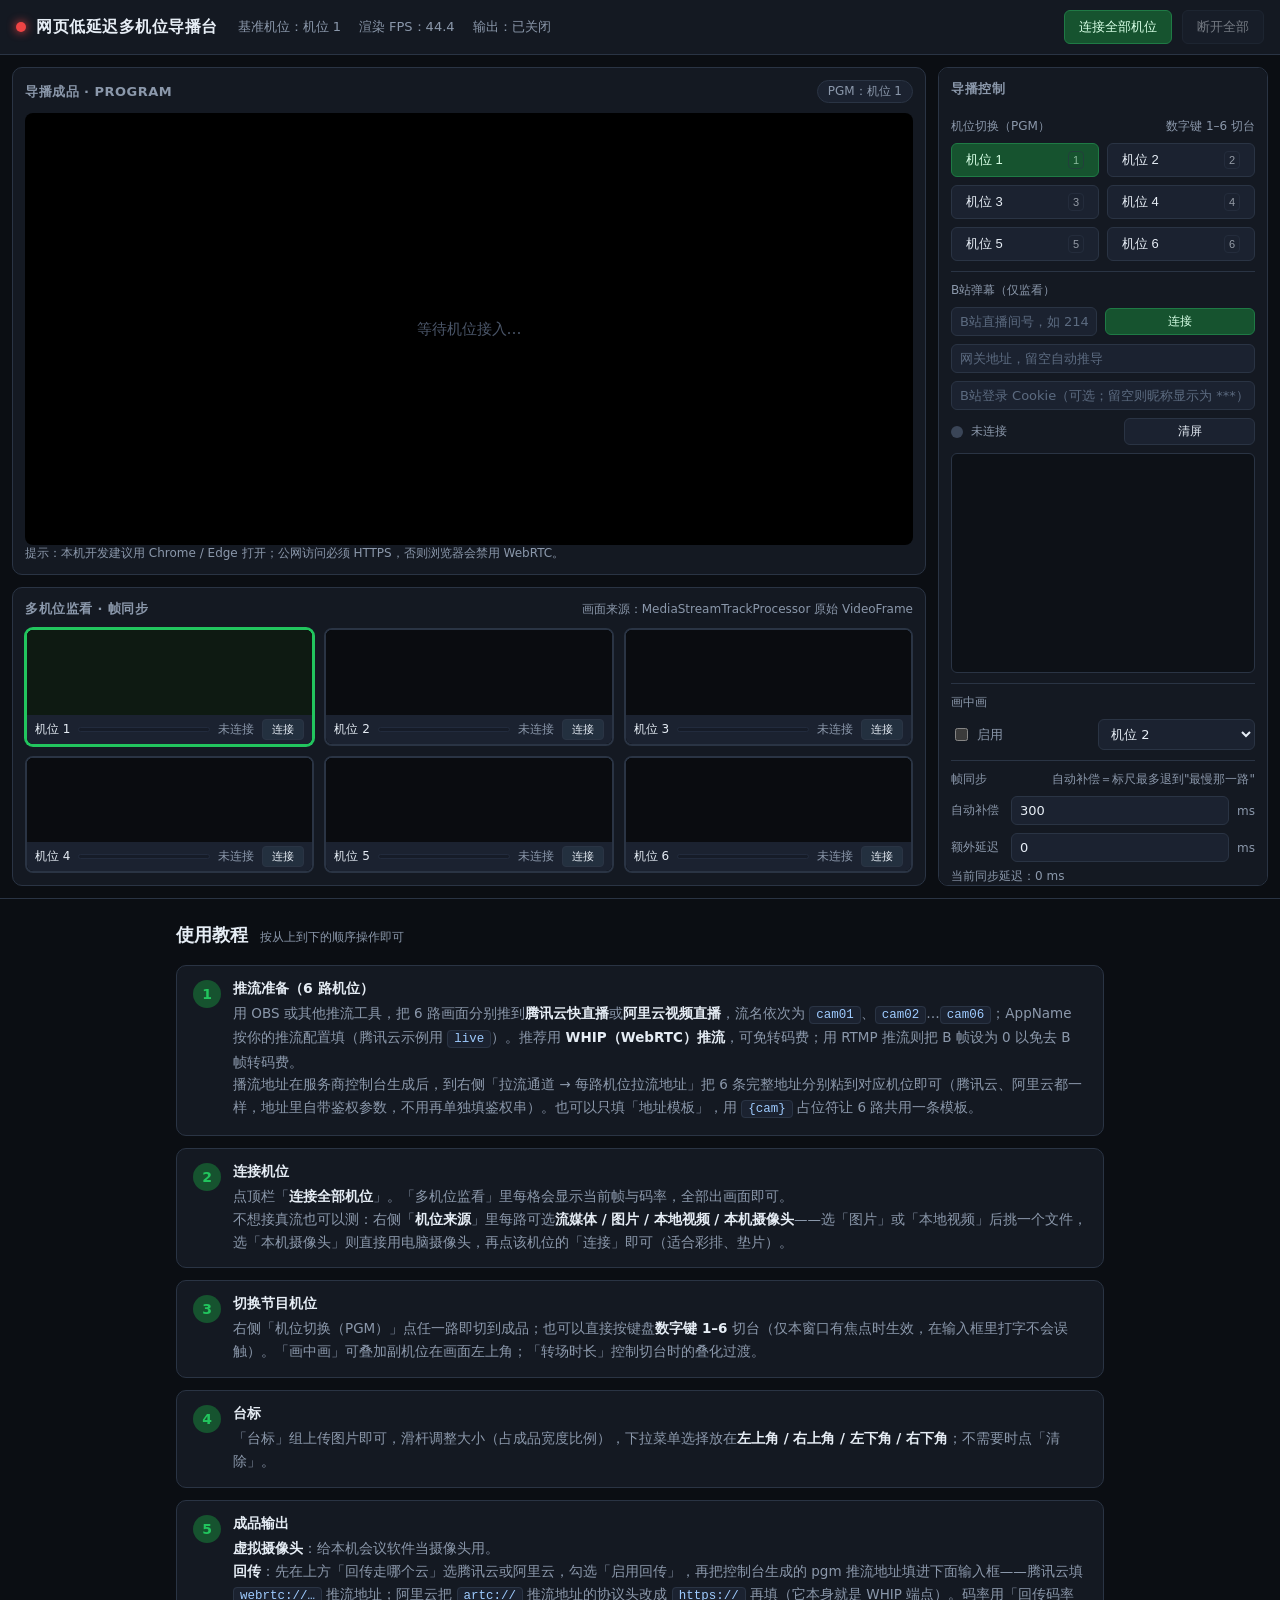
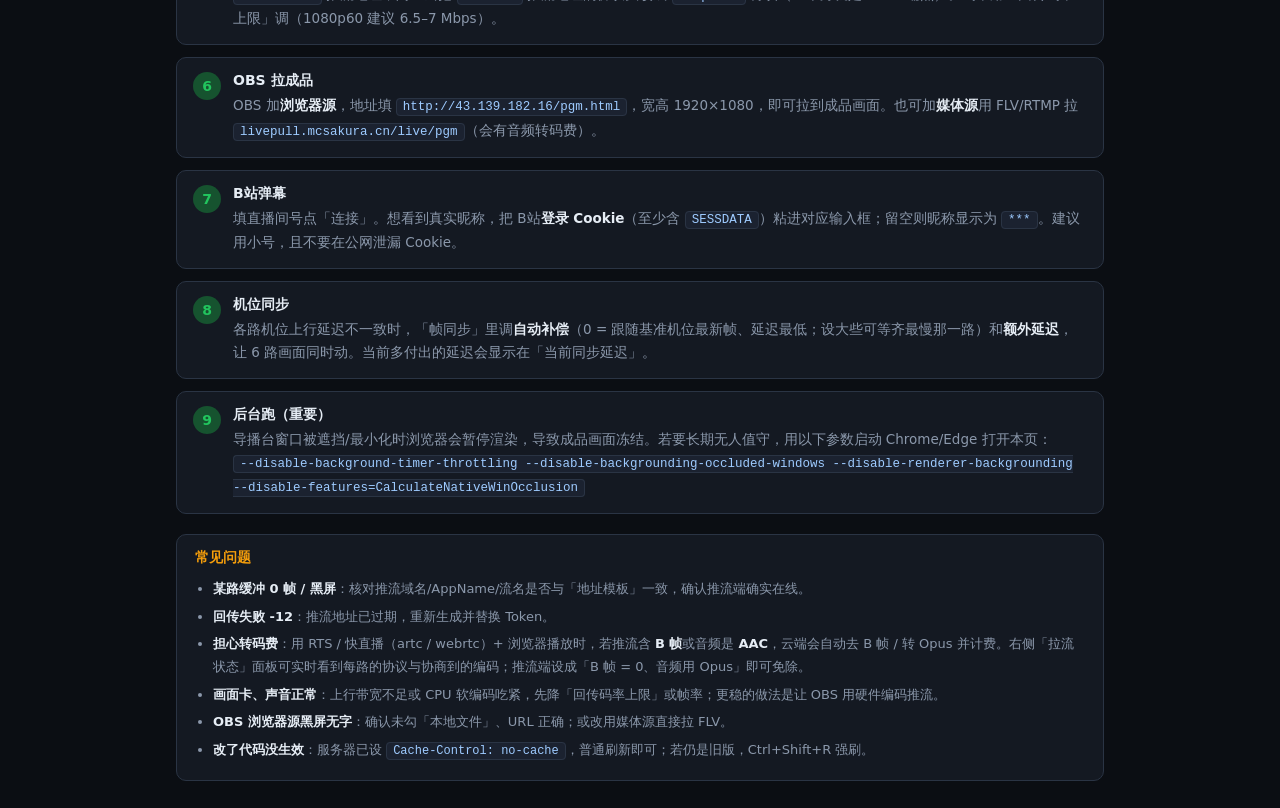
<file: index.html>
<!DOCTYPE html>
<html lang="zh-CN">
<head>
  <meta charset="UTF-8" />
  <meta name="viewport" content="width=device-width, initial-scale=1" />
  <title>网页低延迟多机位导播台</title>
  <link rel="stylesheet" href="css/style.css" />
</head>
<body>
  <header class="topbar">
    <div class="brand">
      <span class="dot"></span>
      <h1>网页低延迟多机位导播台</h1>
    </div>
    <div class="topbar-status">
      <span class="stat" id="statRef">基准机位：-</span>
      <span class="stat" id="statFps">渲染 FPS：-</span>
      <span class="stat" id="statOutput">输出：已关闭</span>
    </div>
    <div class="topbar-actions">
      <button id="btnConnect" class="btn primary">连接全部机位</button>
      <button id="btnDisconnect" class="btn" disabled>断开全部</button>
    </div>
  </header>

  <main class="layout">
    <!-- 导播成品输出画布 -->
    <section class="panel program-panel">
      <div class="panel-head">
        <h2>导播成品 · PROGRAM</h2>
        <span class="badge" id="programBadge">未连接</span>
      </div>
      <div class="canvas-wrap">
        <canvas id="outputCanvas" width="1280" height="720"></canvas>
        <div class="canvas-placeholder" id="outputPlaceholder">等待机位接入…</div>
      </div>
      <div class="mini" id="outputHint"></div>
    </section>

    <!-- 多机位监看 -->
    <section class="panel multiview-panel">
      <div class="panel-head">
        <h2>多机位监看 · 帧同步</h2>
        <span class="mini">画面来源：MediaStreamTrackProcessor 原始 VideoFrame</span>
      </div>
      <div class="multiview-grid" id="multiviewGrid"></div>
    </section>

    <!-- 导播控制面板 -->
    <aside class="panel control-panel">
      <div class="panel-head"><h2>导播控制</h2></div>

      <div class="control-group">
        <label class="group-title">机位切换（PGM） <span class="mini">数字键 1–6 切台</span></label>
        <div class="btn-grid" id="pgmButtons"></div>
      </div>

      <div class="control-group">
        <label class="group-title">B站弹幕（仅监看）</label>
        <div class="row">
          <input type="text" id="dmRoomInput" placeholder="B站直播间号，如 21452505" />
          <button id="btnDmToggle" class="btn small primary">连接</button>
        </div>
        <input type="text" id="dmGatewayInput" placeholder="网关地址，留空自动推导"
               style="margin-top: 8px;" />
        <input type="text" id="dmCookieInput"
               placeholder="B站登录 Cookie（可选；留空则昵称显示为 ***）"
               style="margin-top: 8px;" />
        <div class="row" style="margin-top: 8px;">
          <span class="status-light" id="dmLight"></span>
          <span class="mini dm-status-text" id="dmStatus">未连接</span>
          <button id="btnDmClear" class="btn small">清屏</button>
        </div>
        <div class="danmaku-list" id="dmList"></div>
      </div>

      <div class="control-group">
        <label class="group-title">画中画</label>
        <div class="row">
          <label class="switch"><input type="checkbox" id="pipEnabled" /><span>启用</span></label>
          <select id="pipSelect"></select>
        </div>
      </div>

      <div class="control-group">
        <label class="group-title">帧同步 <span class="mini marquee" id="syncHintInline">自动补偿＝标尺最多退到"最慢那一路"</span></label>
        <div class="row" style="margin-top: 8px;">
          <span class="mini" style="flex: 0 0 52px;">自动补偿</span>
          <input type="number" id="syncMaxDelayInput" min="0" max="5000" step="50" />
          <span class="mini">ms</span>
        </div>
        <div class="row" style="margin-top: 8px;">
          <span class="mini" style="flex: 0 0 52px;">额外延迟</span>
          <input type="number" id="syncExtraDelayInput" min="0" max="5000" step="10" />
          <span class="mini">ms</span>
        </div>
        <div class="mini" id="syncDelayInfo" style="margin-top: 6px;">当前同步延迟：0 ms</div>
        <div class="mini" style="margin-top: 6px;">
          自动补偿 0＝关闭（跟随基准机位最新帧，延迟最低）
        </div>
      </div>

      <div class="control-group">
        <label class="group-title">转场时长 <span id="transVal" class="mini">300 ms</span></label>
        <input type="range" id="transRange" min="0" max="1200" step="50" value="300" />
      </div>

      <div class="control-group">
        <label class="group-title">台标 <span id="logoSizeVal" class="mini">12.0% · 230px</span></label>
        <div class="row">
          <input type="file" id="logoInput" accept="image/*" />
          <button id="btnClearLogo" class="btn small">清除</button>
        </div>
        <input type="range" id="logoSizeRange" min="2" max="40" step="1" value="12" style="margin-top: 6px;" />
        <label class="group-title" style="margin-top: 8px;">台标位置</label>
        <select id="logoPosSelect">
          <option value="top-left">左上角</option>
          <option value="top-right">右上角</option>
          <option value="bottom-left">左下角</option>
          <option value="bottom-right">右下角</option>
        </select>
      </div>

      <div class="control-group">
        <label class="group-title">音频混音</label>
        <div id="audioList" class="audio-list"></div>
        <div class="row">
          <span class="mini">主音量</span>
          <input type="range" id="masterVol" min="0" max="100" value="100" />
        </div>
        <label class="switch"><input type="checkbox" id="monitorChk" /><span>本机监听（注意回声）</span></label>
      </div>

      <div class="control-group">
        <label class="group-title">成品输出</label>
        <div class="row">
          <select id="outputSelect">
            <option value="off">关闭输出</option>
            <option value="virtualcam">虚拟摄像头</option>
          </select>
          <span class="status-light" id="outputLight" title="输出状态"></span>
        </div>
        <div class="mini" id="outputInfo">未启用</div>
        <label class="group-title" style="margin-top: 10px;">成品回传（WHIP 推流）</label>
        <div class="row">
          <label class="switch"><input type="checkbox" id="pushEnabled" /><span>启用回传</span></label>
          <span class="status-light" id="pushLight" title="回传状态"></span>
        </div>
        <label class="group-title" style="margin-top: 6px;">回传走哪个云</label>
        <select id="pushCloudSelect"></select>
        <div id="pushTokenWrap" style="margin-top: 8px;">
          <input type="text" id="pushTokenInput" placeholder="WebRTC 推流地址（含 txTime）" />
        </div>
        <div class="mini" id="pushCloudHint" style="margin-top: 4px;"></div>
        <label class="group-title" style="margin-top: 8px;">回传码率上限 <span class="mini">Mbps</span></label>
        <input type="number" id="pushBitrateInput" min="0.5" max="30" step="0.5" placeholder="如 7" />
        <div class="mini" id="pushInfo">未启用</div>
      </div>

      <div class="control-group">
        <label class="group-title">拉流通道（云 / 自建）</label>
        <select id="cloudSelect"></select>
        <label class="group-title" style="margin-top: 8px;">每路机位拉流地址 <span class="mini">腾讯云 / 阿里云都直接粘完整地址</span></label>
        <div class="cam-urls" id="camUrls"></div>
        <label class="group-title" style="margin-top: 8px;">地址模板 <span class="mini marquee" id="templateHintInline">兜底：上面留空的机位用它，{cam} 代表机位 ID</span></label>
        <input type="text" id="cloudTemplateInput" placeholder="webrtc://livepull.example.com/live/{cam}" />
        <div class="row" style="margin-top: 8px;">
          <button id="btnSaveCloud" class="btn small primary">保存并重连</button>
          <button id="btnResetCloud" class="btn small">恢复默认</button>
        </div>
        <div class="mini" id="cloudHint" style="margin-top: 6px;"></div>
      </div>

      <div class="control-group">
        <label class="group-title">机位来源 <span class="mini marquee" id="sourceHintInline">每路可选 流媒体 / 图片 / 本地视频 / 本机摄像头</span></label>
        <div id="sourceList" class="source-list"></div>
        <div class="mini" style="margin-top: 6px;">改完来源后，点「多机位监看」里该机位的「连接」生效。本机素材（图片 / 视频）不保存在浏览器，刷新后需重新选；本机摄像头需 HTTPS 或 localhost。</div>
      </div>

      <div class="control-group">
        <label class="group-title">拉流状态 <span class="mini marquee" id="probeHintInline">实时显示每路的协议与编码，请严格按照教程和ppt设置，避免产生多余的转码费用</span></label>
        <div id="probeList" class="probe-list"></div>
        <div class="mini" style="margin-top: 6px;">转码费取决于<strong>推流端</strong>编码：用 RTS / 快直播（artc / webrtc）且用浏览器播放时，若推流含 <strong>B 帧</strong>或音频为 <strong>AAC</strong>，云端会自动去 B 帧 / 转 Opus 并计费。推流端设成「B 帧 = 0、音频 Opus」即可免除。</div>
      </div>

      <div class="control-group">
        <label class="group-title">自建服务器地址（{base} 取值） <span class="mini">仅自建 ZLMediaKit 模板用</span></label>
        <input type="text" id="serverInput" placeholder="留空=与页面同源，或填 http://域名:8080" />
        <div class="row" style="margin-top: 8px;">
          <button id="btnSaveServer" class="btn small primary">保存并重连</button>
          <button id="btnResetServer" class="btn small">恢复默认</button>
        </div>
        <div class="mini" id="serverHint" style="margin-top: 6px;"></div>
      </div>

      <div class="control-group">
        <label class="group-title">运行日志</label>
        <div class="log-box" id="logBox"></div>
      </div>
    </aside>
  </main>

  <!-- 使用教程（纯静态，不依赖脚本） -->
  <footer class="tutorial">
    <div class="tutorial-inner">
      <div class="tutorial-head">
        <h2>使用教程</h2>
        <span class="mini">按从上到下的顺序操作即可</span>
      </div>

      <div class="tutorial-steps">

        <div class="step">
          <div class="step-num">1</div>
          <div class="step-body">
            <div class="step-title">推流准备（6 路机位）</div>
            <p>用 OBS 或其他推流工具，把 6 路画面分别推到<strong>腾讯云快直播</strong>或<strong>阿里云视频直播</strong>，流名依次为 <code>cam01</code>、<code>cam02</code>…<code>cam06</code>；AppName 按你的推流配置填（腾讯云示例用 <code>live</code>）。推荐用 <strong>WHIP（WebRTC）推流</strong>，可免转码费；用 RTMP 推流则把 B 帧设为 0 以免去 B 帧转码费。</p>
            <p class="mini">播流地址在服务商控制台生成后，到右侧「拉流通道 → 每路机位拉流地址」把 6 条完整地址分别粘到对应机位即可（腾讯云、阿里云都一样，地址里自带鉴权参数，不用再单独填鉴权串）。也可以只填「地址模板」，用 <code>{cam}</code> 占位符让 6 路共用一条模板。</p>
          </div>
        </div>

        <div class="step">
          <div class="step-num">2</div>
          <div class="step-body">
            <div class="step-title">连接机位</div>
            <p>点顶栏「<strong>连接全部机位</strong>」。「多机位监看」里每格会显示当前帧与码率，全部出画面即可。</p>
            <p class="mini">不想接真流也可以测：右侧「<strong>机位来源</strong>」里每路可选<strong>流媒体 / 图片 / 本地视频 / 本机摄像头</strong>——选「图片」或「本地视频」后挑一个文件，选「本机摄像头」则直接用电脑摄像头，再点该机位的「连接」即可（适合彩排、垫片）。</p>
          </div>
        </div>

        <div class="step">
          <div class="step-num">3</div>
          <div class="step-body">
            <div class="step-title">切换节目机位</div>
            <p>右侧「机位切换（PGM）」点任一路即切到成品；也可以直接按键盘<strong>数字键 1–6</strong> 切台（仅本窗口有焦点时生效，在输入框里打字不会误触）。「画中画」可叠加副机位在画面左上角；「转场时长」控制切台时的叠化过渡。</p>
          </div>
        </div>

        <div class="step">
          <div class="step-num">4</div>
          <div class="step-body">
            <div class="step-title">台标</div>
            <p>「台标」组上传图片即可，滑杆调整大小（占成品宽度比例），下拉菜单选择放在<strong>左上角 / 右上角 / 左下角 / 右下角</strong>；不需要时点「清除」。</p>
          </div>
        </div>

        <div class="step">
          <div class="step-num">5</div>
          <div class="step-body">
            <div class="step-title">成品输出</div>
            <p><strong>虚拟摄像头</strong>：给本机会议软件当摄像头用。<br/>
            <strong>回传</strong>：先在上方「回传走哪个云」选腾讯云或阿里云，勾选「启用回传」，再把控制台生成的 pgm 推流地址填进下面输入框——腾讯云填 <code>webrtc://…</code> 推流地址；阿里云把 <code>artc://</code> 推流地址的协议头改成 <code>https://</code> 再填（它本身就是 WHIP 端点）。码率用「回传码率上限」调（1080p60 建议 6.5–7 Mbps）。</p>
          </div>
        </div>

        <div class="step">
          <div class="step-num">6</div>
          <div class="step-body">
            <div class="step-title">OBS 拉成品</div>
            <p>OBS 加<strong>浏览器源</strong>，地址填 <code>http://43.139.182.16/pgm.html</code>，宽高 1920×1080，即可拉到成品画面。也可加<strong>媒体源</strong>用 FLV/RTMP 拉 <code>livepull.mcsakura.cn/live/pgm</code>（会有音频转码费）。</p>
          </div>
        </div>

        <div class="step">
          <div class="step-num">7</div>
          <div class="step-body">
            <div class="step-title">B站弹幕</div>
            <p>填直播间号点「连接」。想看到真实昵称，把 B站<strong>登录 Cookie</strong>（至少含 <code>SESSDATA</code>）粘进对应输入框；留空则昵称显示为 <code>***</code>。建议用小号，且不要在公网泄漏 Cookie。</p>
          </div>
        </div>

        <div class="step">
          <div class="step-num">8</div>
          <div class="step-body">
            <div class="step-title">机位同步</div>
            <p>各路机位上行延迟不一致时，「帧同步」里调<strong>自动补偿</strong>（0 = 跟随基准机位最新帧、延迟最低；设大些可等齐最慢那一路）和<strong>额外延迟</strong>，让 6 路画面同时动。当前多付出的延迟会显示在「当前同步延迟」。</p>
          </div>
        </div>

        <div class="step">
          <div class="step-num">9</div>
          <div class="step-body">
            <div class="step-title">后台跑（重要）</div>
            <p>导播台窗口被遮挡/最小化时浏览器会暂停渲染，导致成品画面冻结。若要长期无人值守，用以下参数启动 Chrome/Edge 打开本页：<br/>
            <code>--disable-background-timer-throttling --disable-backgrounding-occluded-windows --disable-renderer-backgrounding --disable-features=CalculateNativeWinOcclusion</code></p>
          </div>
        </div>

      </div>

      <div class="tutorial-tips">
        <div class="tip-title">常见问题</div>
        <ul>
          <li><strong>某路缓冲 0 帧 / 黑屏</strong>：核对推流域名/AppName/流名是否与「地址模板」一致，确认推流端确实在线。</li>
          <li><strong>回传失败 -12</strong>：推流地址已过期，重新生成并替换 Token。</li>
          <li><strong>担心转码费</strong>：用 RTS / 快直播（artc / webrtc）+ 浏览器播放时，若推流含 <strong>B 帧</strong>或音频是 <strong>AAC</strong>，云端会自动去 B 帧 / 转 Opus 并计费。右侧「拉流状态」面板可实时看到每路的协议与协商到的编码；推流端设成「B 帧 = 0、音频用 Opus」即可免除。</li>
          <li><strong>画面卡、声音正常</strong>：上行带宽不足或 CPU 软编码吃紧，先降「回传码率上限」或帧率；更稳的做法是让 OBS 用硬件编码推流。</li>
          <li><strong>OBS 浏览器源黑屏无字</strong>：确认未勾「本地文件」、URL 正确；或改用媒体源直接拉 FLV。</li>
          <li><strong>改了代码没生效</strong>：服务器已设 <code>Cache-Control: no-cache</code>，普通刷新即可；若仍是旧版，Ctrl+Shift+R 强刷。</li>
        </ul>
      </div>
    </div>
  </footer>

  <script src="js/config.js"></script>
  <script src="js/whep.js"></script>
  <script src="js/providers.js"></script>
  <script src="js/frameBuffer.js"></script>
  <script src="js/camera.js"></script>
  <script src="js/syncEngine.js"></script>
  <script src="js/compositor.js"></script>
  <script src="js/audioMixer.js"></script>
  <script src="js/outputManager.js"></script>
  <script src="js/danmaku.js"></script>
  <script src="js/app.js"></script>
</body>
</html>
</file>
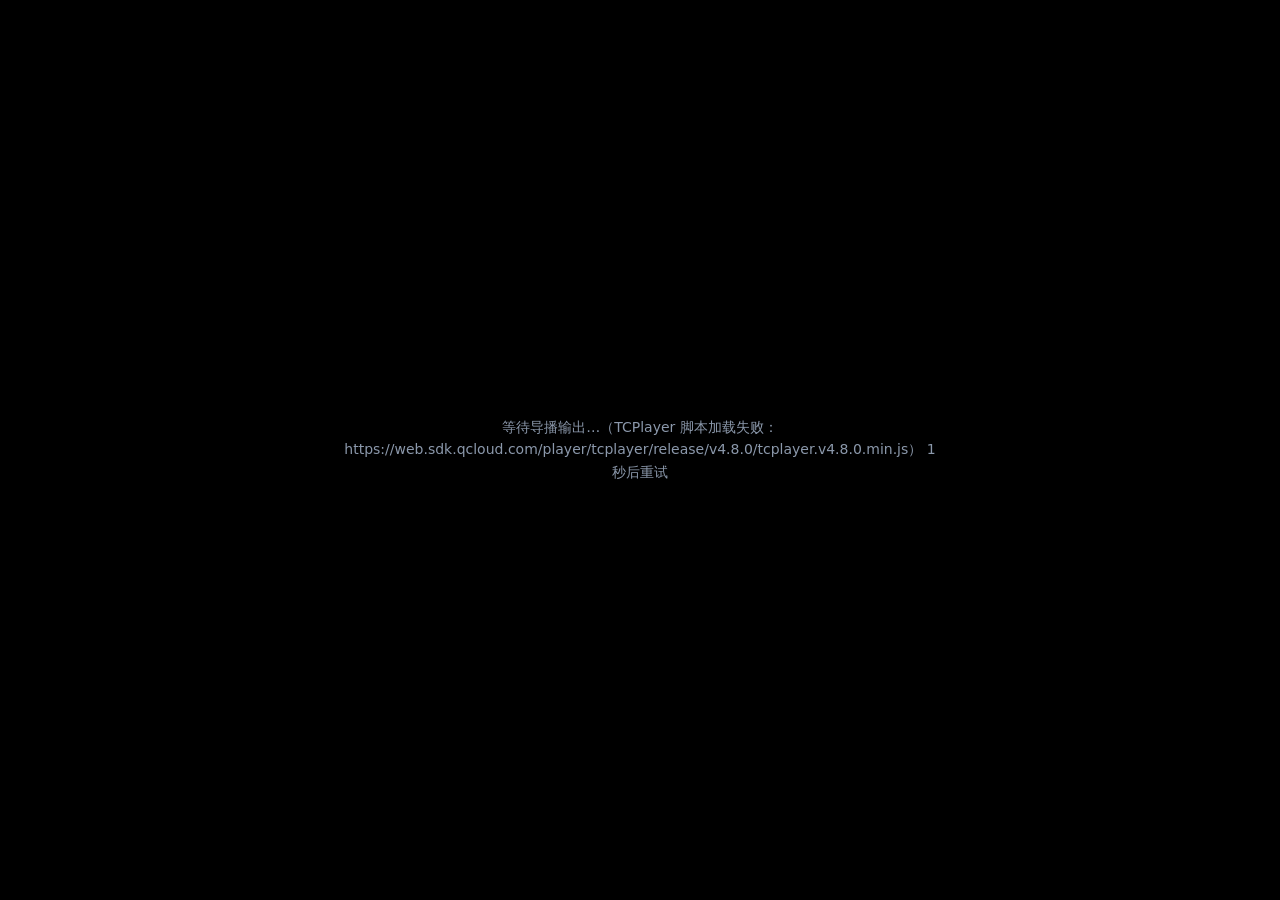
<file: pgm.html>
<!DOCTYPE html>
<html lang="zh-CN">
<head>
  <meta charset="UTF-8" />
  <meta name="viewport" content="width=device-width, initial-scale=1" />
  <title>PGM 成品画面</title>
  <style>
    html, body {
      margin: 0; padding: 0;
      height: 100%;
      background: #000;
      overflow: hidden;
    }
    #pgmVideo {
      position: absolute;
      inset: 0;
      width: 100%;
      height: 100%;
      object-fit: contain;   /* 保持比例，不裁切不变形 */
      background: #000;
    }
    #pgmStatus {
      position: absolute;
      left: 50%; top: 50%;
      transform: translate(-50%, -50%);
      max-width: 80%;
      padding: 12px 20px;
      border-radius: 8px;
      background: rgba(0, 0, 0, .6);
      color: #8b98ab;
      font: 14px/1.6 "Microsoft YaHei", system-ui, sans-serif;
      text-align: center;
    }
    #pgmPlay {
      position: absolute;
      left: 50%; bottom: 8%;
      transform: translateX(-50%);
      display: none;
      padding: 12px 26px;
      border: 0; border-radius: 999px;
      background: rgba(22, 83, 47, .92);
      color: #d7ffe6;
      font: 16px/1 "Microsoft YaHei", system-ui, sans-serif;
      cursor: pointer;
      z-index: 10;
    }
    #pgmPlay:hover { background: rgba(31, 122, 69, .95); }
  </style>
</head>
<body>
  <video id="pgmVideo" autoplay playsinline></video>
  <div id="pgmStatus">正在连接…</div>
  <button id="pgmPlay">▶ 播放</button>

  <script src="js/config.js"></script>
  <script src="js/whep.js"></script>
  <script src="js/providers.js"></script>
  <script src="js/pgm.js"></script>
</body>
</html>
</file>
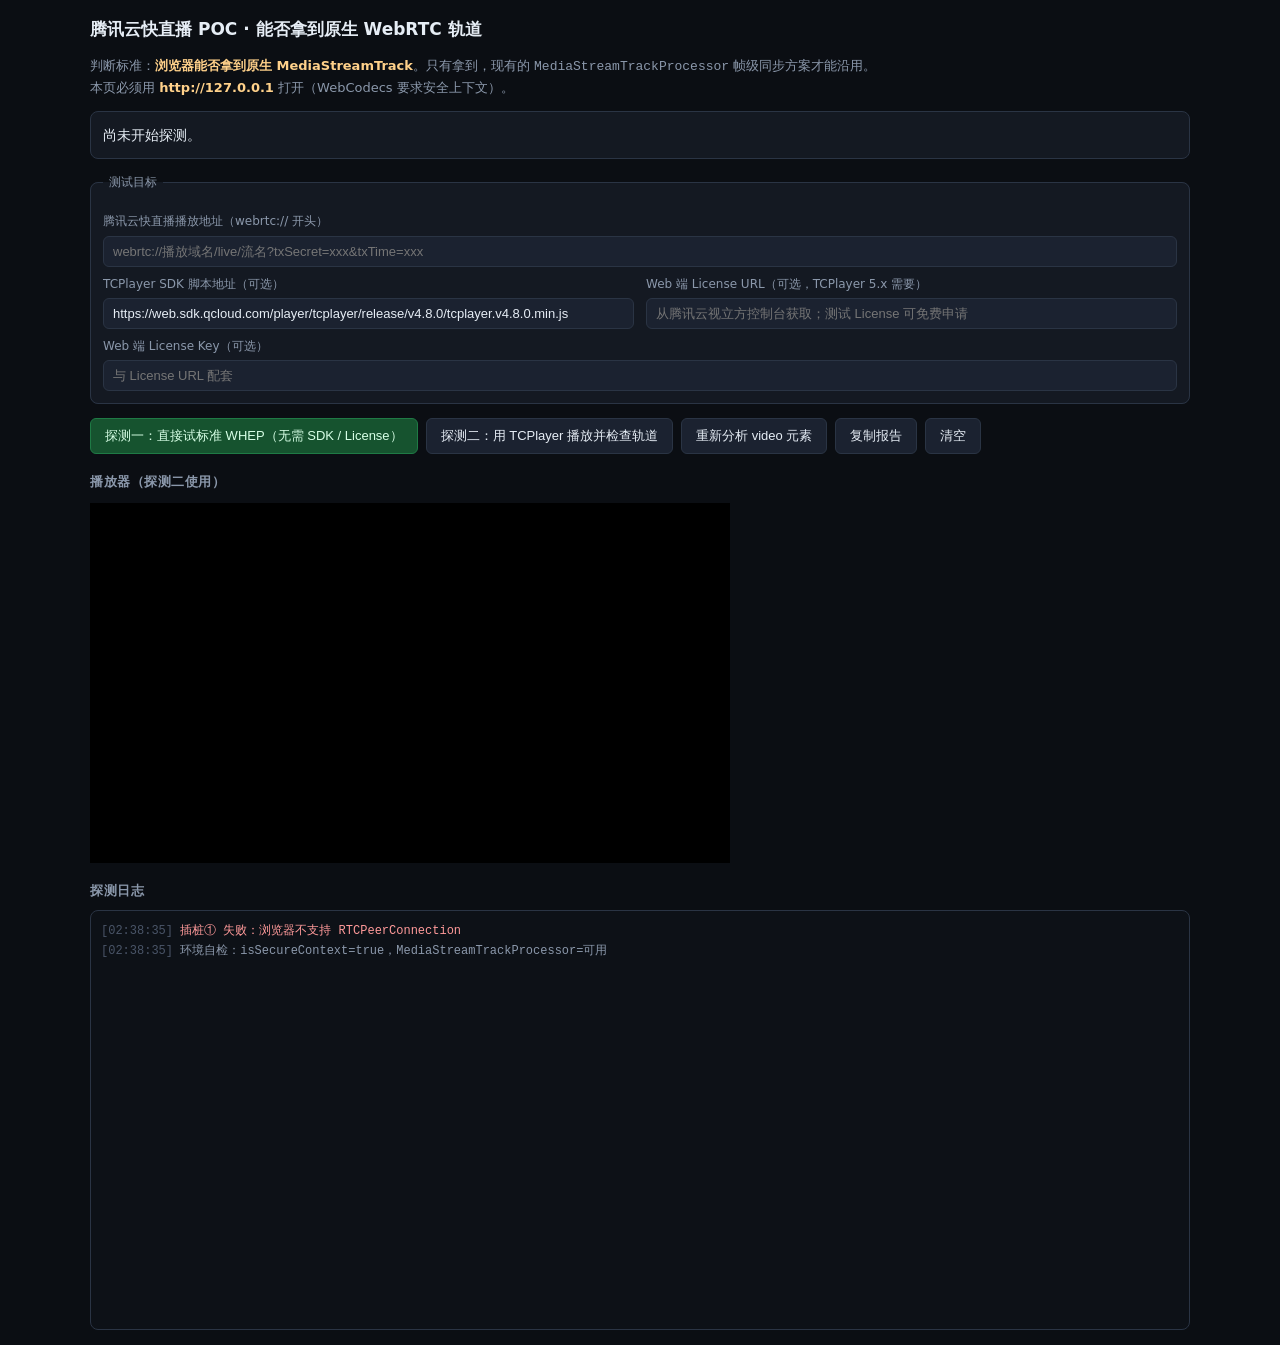
<file: poc/tencent-leb-probe.html>
<!DOCTYPE html>
<html lang="zh-CN">
<head>
  <meta charset="UTF-8" />
  <meta name="viewport" content="width=device-width, initial-scale=1" />
  <title>腾讯云快直播 POC · 能否拿到原生 WebRTC 轨道</title>
  <!--
    用途：实测腾讯云快直播（LEB）的 Web 播放链路，
          判断能否在浏览器里拿到原生 MediaStreamTrack（决定帧级同步方案能否沿用）。

    【必须用 127.0.0.1 打开本页】
      WebCodecs（MediaStreamTrackProcessor）要求「安全上下文」。
      http://127.0.0.1 与 https 才算安全上下文，http://192.168.x.x 不算，
      否则无法验证"能否逐帧读取 VideoFrame 与其 PTS"。

    启动方式：
      cd e:\Traecode\web-director-console
      python -m http.server 5600 --bind 127.0.0.1
      浏览器打开 http://127.0.0.1:5600/poc/tencent-leb-probe.html
  -->
  <style>
    :root { color-scheme: dark; }
    * { box-sizing: border-box; }
    body {
      margin: 0; padding: 16px; background: #0b0e13; color: #e6edf5;
      font: 14px/1.6 "Microsoft YaHei", system-ui, sans-serif;
    }
    h1 { font-size: 17px; margin: 0 0 4px; }
    h2 { font-size: 13px; color: #8b98ab; margin: 18px 0 8px; letter-spacing: .5px; }
    .wrap { max-width: 1100px; margin: 0 auto; }
    .note { color: #8b98ab; font-size: 13px; margin-bottom: 12px; }
    .note b { color: #ffd18a; }
    fieldset {
      border: 1px solid #2a3444; border-radius: 8px;
      padding: 12px; margin: 0 0 14px; background: #141922;
    }
    legend { color: #8b98ab; font-size: 12px; padding: 0 6px; }
    label { display: block; font-size: 12px; color: #8b98ab; margin: 8px 0 4px; }
    input[type="text"] {
      width: 100%; background: #1b2230; color: #e6edf5;
      border: 1px solid #2a3444; border-radius: 6px; padding: 7px 9px; font-size: 13px;
    }
    .grid { display: grid; grid-template-columns: 1fr 1fr; gap: 12px; }
    .btns { display: flex; gap: 8px; flex-wrap: wrap; margin-top: 12px; }
    button {
      background: #1b2230; color: #e6edf5; border: 1px solid #2a3444;
      border-radius: 6px; padding: 8px 14px; font-size: 13px; cursor: pointer;
    }
    button:hover { background: #222b3a; border-color: #3c4c63; }
    button.primary { background: #16532f; border-color: #1f7a45; color: #d7ffe6; }
    button:disabled { opacity: .45; cursor: not-allowed; }
    #verdict { border-radius: 8px; padding: 12px; margin-bottom: 14px; font-size: 14px; border: 1px solid #2a3444; background: #141922; }
    #verdict.ok { border-color: #1f7a45; background: #10241a; }
    #verdict.warn { border-color: #7a5c1f; background: #241f10; }
    #verdict.err { border-color: #7f2b2b; background: #241010; }
    #log {
      background: #0d1117; border: 1px solid #2a3444; border-radius: 8px;
      padding: 10px; height: 420px; overflow-y: auto;
      font: 12px/1.7 Consolas, "Courier New", monospace; color: #8b98ab;
      white-space: pre-wrap; word-break: break-all;
    }
    #log .t { color: #4a5568; }
    #log .pc { color: #8ff0b0; }
    #log .ws { color: #9ecbff; }
    #log .http { color: #d3b0ff; }
    #log .ok { color: #8ff0b0; font-weight: 600; }
    #log .warn { color: #ffd18a; }
    #log .err { color: #ff9a9a; }
    #player { width: 100%; max-width: 640px; aspect-ratio: 16/9; background: #000; margin-top: 10px; }
  </style>
</head>
<body>
<div class="wrap">
  <h1>腾讯云快直播 POC · 能否拿到原生 WebRTC 轨道</h1>
  <p class="note">
    判断标准：<b>浏览器能否拿到原生 MediaStreamTrack</b>。只有拿到，现有的
    <code>MediaStreamTrackProcessor</code> 帧级同步方案才能沿用。<br>
    本页必须用 <b>http://127.0.0.1</b> 打开（WebCodecs 要求安全上下文）。
  </p>

  <div id="verdict">尚未开始探测。</div>

  <fieldset>
    <legend>测试目标</legend>
    <label>腾讯云快直播播放地址（webrtc:// 开头）</label>
    <input type="text" id="lebUrl" placeholder="webrtc://播放域名/live/流名?txSecret=xxx&txTime=xxx" />
    <div class="grid">
      <div>
        <label>TCPlayer SDK 脚本地址（可选）</label>
        <input type="text" id="sdkUrl" value="https://web.sdk.qcloud.com/player/tcplayer/release/v4.8.0/tcplayer.v4.8.0.min.js" />
      </div>
      <div>
        <label>Web 端 License URL（可选，TCPlayer 5.x 需要）</label>
        <input type="text" id="licUrl" placeholder="从腾讯云视立方控制台获取；测试 License 可免费申请" />
      </div>
    </div>
    <label>Web 端 License Key（可选）</label>
    <input type="text" id="licKey" placeholder="与 License URL 配套" />
  </fieldset>

  <div class="btns">
    <button id="btnProbe1" class="primary">探测一：直接试标准 WHEP（无需 SDK / License）</button>
    <button id="btnProbe2">探测二：用 TCPlayer 播放并检查轨道</button>
    <button id="btnAnalyze">重新分析 video 元素</button>
    <button id="btnCopy">复制报告</button>
    <button id="btnClear">清空</button>
  </div>

  <h2>播放器（探测二使用）</h2>
  <div id="player"></div>

  <h2>探测日志</h2>
  <div id="log"></div>
</div>

<script>
(function () {
  "use strict";

  // ============ 环境自检 ============
  var secure = window.isSecureContext;
  var hasMSTP = typeof MediaStreamTrackProcessor !== "undefined";

  var state = {
    pcCount: 0,
    wsUrls: [],
    msCount: 0,
    srcObjectTypes: [],
    whep: null,
    whepAttempted: false,
    events: []
  };

  // 本页自身发起探测时置为 true，避免把自己的 RTCPeerConnection 误判成"播放器用了 WebRTC"
  var suppressInstrumentation = false;

  var logEl = document.getElementById("log");
  var verdictEl = document.getElementById("verdict");

  function now() {
    return new Date().toLocaleTimeString("zh-CN", { hour12: false });
  }

  function log(msg, cls) {
    state.events.push("[" + now() + "] " + msg);
    var line = document.createElement("div");
    if (cls) line.className = cls;
    line.innerHTML = '<span class="t">[' + now() + ']</span> ' + escapeHtml(msg);
    logEl.appendChild(line);
    logEl.scrollTop = logEl.scrollHeight;
  }

  function escapeHtml(s) {
    return String(s).replace(/[&<>]/g, function (c) {
      return { "&": "&amp;", "<": "&lt;", ">": "&gt;" }[c];
    });
  }

  function setVerdict(level, text) {
    verdictEl.className = level;
    verdictEl.innerHTML = text;
  }

  // ============ 插桩 ①：RTCPeerConnection ============
  (function patchPC() {
    var Orig = window.RTCPeerConnection;
    if (!Orig) { log("插桩① 失败：浏览器不支持 RTCPeerConnection", "err"); return; }

    function Patched(cfg) {
      // 本页自己的探测连接不计入统计
      if (suppressInstrumentation) return new Orig(cfg);

      state.pcCount++;
      log("① new RTCPeerConnection 调用（第 " + state.pcCount + " 次）", "pc");
      var pc = new Orig(cfg);

      pc.addEventListener("track", function (e) {
        log("① ontrack: kind=" + e.track.kind + " id=" + e.track.id + " label=" + e.track.label, "pc");
      });
      pc.addEventListener("connectionstatechange", function () {
        log("① connectionState = " + pc.connectionState, "pc");
      });

      var sld = pc.setLocalDescription.bind(pc);
      pc.setLocalDescription = function (d) {
        if (d && d.sdp) {
          log("① setLocalDescription type=" + d.type + " | SDP 前 200 字: " +
            d.sdp.slice(0, 200).replace(/\r?\n/g, " ⏎ "), "pc");
        }
        return sld(d);
      };
      var srd = pc.setRemoteDescription.bind(pc);
      pc.setRemoteDescription = function (d) {
        if (d && d.sdp) {
          log("① setRemoteDescription type=" + d.type, "pc");
        }
        return srd(d);
      };
      return pc;
    }
    Patched.prototype = Orig.prototype;
    if (Orig.generateCertificate) Patched.generateCertificate = Orig.generateCertificate.bind(Orig);
    window.RTCPeerConnection = Patched;
  })();

  // ============ 插桩 ②：WebSocket（信令通道） ============
  (function patchWS() {
    var Orig = window.WebSocket;
    if (!Orig) return;

    function Patched(url, protocols) {
      state.wsUrls.push(String(url));
      log("② new WebSocket(" + url + ")", "ws");
      var ws = protocols !== undefined ? new Orig(url, protocols) : new Orig(url);

      ws.addEventListener("open", function () { log("② ws 已连接", "ws"); });
      ws.addEventListener("close", function (e) { log("② ws 关闭 code=" + e.code, "ws"); });
      ws.addEventListener("message", function (e) {
        var s = typeof e.data === "string" ? e.data : "[二进制 " + (e.data && e.data.byteLength) + " 字节]";
        log("② ws ← " + String(s).slice(0, 240), "ws");
      });
      var send = ws.send.bind(ws);
      ws.send = function (d) {
        var s = typeof d === "string" ? d : "[二进制 " + (d && d.byteLength) + " 字节]";
        log("② ws → " + String(s).slice(0, 240), "ws");
        return send(d);
      };
      return ws;
    }
    Patched.prototype = Orig.prototype;
    ["CONNECTING", "OPEN", "CLOSING", "CLOSED"].forEach(function (k) { Patched[k] = Orig[k]; });
    window.WebSocket = Patched;
  })();

  // ============ 插桩 ③：fetch / XHR ============
  (function patchHttp() {
    var origFetch = window.fetch;
    if (origFetch) {
      window.fetch = function (input, init) {
        var u = typeof input === "string" ? input : (input && input.url);
        log("③ fetch " + (init && init.method ? init.method : "GET") + " " + u, "http");
        return origFetch.apply(this, arguments);
      };
    }
    var origOpen = XMLHttpRequest.prototype.open;
    XMLHttpRequest.prototype.open = function (method, url) {
      log("③ xhr " + method + " " + url, "http");
      return origOpen.apply(this, arguments);
    };
  })();

  // ============ 插桩 ④：MediaSource（若走 MSE 则说明不是 WebRTC） ============
  (function patchMS() {
    var Orig = window.MediaSource;
    if (!Orig) return;
    function Patched() {
      state.msCount++;
      log("④ 创建了 MediaSource（第 " + state.msCount + " 次）→ 说明用的是 MSE，不是 WebRTC", "warn");
      return new Orig();
    }
    Patched.prototype = Orig.prototype;
    Patched.isTypeSupported = Orig.isTypeSupported.bind(Orig);
    window.MediaSource = Patched;
  })();

  // ============ 插桩 ⑤：video.srcObject 赋值 ============
  (function patchSrcObject() {
    var desc = Object.getOwnPropertyDescriptor(HTMLMediaElement.prototype, "srcObject");
    if (!desc || !desc.set) return;
    Object.defineProperty(HTMLMediaElement.prototype, "srcObject", {
      configurable: true,
      enumerable: desc.enumerable,
      get: desc.get,
      set: function (v) {
        var t = v === null ? "null" : (v && v.constructor && v.constructor.name) || typeof v;
        state.srcObjectTypes.push(t);
        var isMS = (typeof MediaStream !== "undefined") && (v instanceof MediaStream);
        log("⑤ video.srcObject = " + t + (isMS ? "  ✅ 原生 MediaStream" : ""), isMS ? "ok" : "warn");
        return desc.set.call(this, v);
      }
    });
  })();

  log("环境自检：isSecureContext=" + secure + "，MediaStreamTrackProcessor=" + (hasMSTP ? "可用" : "不可用"));
  if (!hasMSTP) {
    log("⚠ 当前不是安全上下文，无法验证逐帧读取 VideoFrame。请改用 http://127.0.0.1 打开本页。", "warn");
  }

  function waitIce(pc, ms) {
    return new Promise(function (resolve) {
      if (pc.iceGatheringState === "complete") return resolve();
      var timer = setTimeout(finish, ms);
      function finish() { clearTimeout(timer); pc.removeEventListener("icegatheringstatechange", onChange); resolve(); }
      function onChange() { if (pc.iceGatheringState === "complete") finish(); }
      pc.addEventListener("icegatheringstatechange", onChange);
    });
  }

  // ============ 探测一：把 webrtc:// 换成 https:// 试标准 WHEP ============
  /** 把推流域名 livepush 换成播放域名 liveplay，用于自动纠正误用推流域名的情况 */
  function urlVariants(raw) {
    var list = [raw];
    if (/\.livepush\./i.test(raw)) {
      var swapped = raw.replace(/\.livepush\./i, ".liveplay.");
      if (swapped !== raw) list.push(swapped);
    }
    return list;
  }

  async function probeWhep() {
    var raw = document.getElementById("lebUrl").value.trim();
    if (!raw) { log("请先填写快直播播放地址", "err"); return; }
    if (!/^webrtc:\/\//i.test(raw)) log("提示：地址不是 webrtc:// 开头，仍按原样尝试", "warn");

    state.whepAttempted = true;
    var variants = urlVariants(raw);
    if (variants.length > 1) {
      log("⚠ 地址里用的是推流域名 livepush。LEB 播放必须用播放域名，本页会把 liveplay 版本也试一遍", "warn");
    }

    for (var i = 0; i < variants.length; i++) {
      var ok = await tryOneWhep(variants[i]);
      if (ok) { state.whep = { isSdp: true }; updateVerdict(); return; }
    }
    state.whep = { isSdp: false };
    updateVerdict();
  }

  /** 带超时的 fetch，避免目标域名无响应时探测卡死 */
  function fetchWithTimeout(url, opts, ms) {
    var ctrl = new AbortController();
    var merged = {};
    for (var k in (opts || {})) merged[k] = opts[k];
    merged.signal = ctrl.signal;
    var timer = setTimeout(function () { ctrl.abort(); }, ms);
    return fetch(url, merged).then(function (r) {
      clearTimeout(timer);
      return r;
    }, function (e) {
      clearTimeout(timer);
      throw e;
    });
  }

  async function tryOneWhep(raw) {
    var httpsUrl = raw.replace(/^webrtc:\/\//i, "https://");
    var host = httpsUrl.replace(/^https:\/\//, "").split("/")[0];
    log("── 尝试域名 " + host + " ──", "http");

    try {
      var resp0 = await fetchWithTimeout(httpsUrl, { method: "GET" }, 8000);
      var body0 = (await resp0.text()).slice(0, 160);
      log("GET → HTTP " + resp0.status + "  " + body0, "http");
    } catch (e) {
      log("GET 失败（CORS / 域名不可达 / 超时）：" + e.message, "warn");
    }

    suppressInstrumentation = true; // 本页自己建的连接不计入统计
    var pc = new RTCPeerConnection({ iceServers: [] });
    try {
      pc.addTransceiver("video", { direction: "recvonly" });
      pc.addTransceiver("audio", { direction: "recvonly" });

      var offer = await pc.createOffer();
      await pc.setLocalDescription(offer);
      await waitIce(pc, 2000);

      var resp = await fetchWithTimeout(httpsUrl, {
        method: "POST",
        headers: { "Content-Type": "application/sdp", "Accept": "application/sdp" },
        body: pc.localDescription.sdp
      }, 10000);
      var text = (await resp.text()).slice(0, 300);
      log("WHEP POST → HTTP " + resp.status, "http");
      log("响应体：" + text, "http");

      if (text.trim().indexOf("v=") === 0) {
        await pc.setRemoteDescription({ type: "answer", sdp: text });
        log("✅ " + host + " 返回了标准 SDP answer —— 可作为标准 WHEP 使用", "ok");
        return true;
      }
      log("❌ " + host + " 未返回标准 SDP，不支持标准 WHEP", "err");
      return false;
    } catch (e) {
      log("WHEP POST 失败：" + e.message, "err");
      return false;
    } finally {
      try { pc.close(); } catch (e) {}
      suppressInstrumentation = false;
    }
  }

  // ============ 探测二：用 TCPlayer 播放并检查 ============
  function loadScript(src) {
    return new Promise(function (resolve, reject) {
      var s = document.createElement("script");
      s.src = src;
      s.onload = function () { resolve(); };
      s.onerror = function () { reject(new Error("脚本加载失败：" + src)); };
      document.head.appendChild(s);
    });
  }

  async function probePlayer() {
    var raw = document.getElementById("lebUrl").value.trim();
    var sdkUrl = document.getElementById("sdkUrl").value.trim();
    if (!raw) { log("请先填写快直播播放地址", "err"); return; }
    if (!sdkUrl) { log("请填写 TCPlayer SDK 脚本地址", "err"); return; }

    try {
      if (typeof window.TCPlayer === "undefined") {
        log("正在加载 TCPlayer SDK：" + sdkUrl, "http");
        await loadScript(sdkUrl);
        log("SDK 加载完成，TCPlayer=" + (typeof window.TCPlayer), "http");
      }
    } catch (e) {
      log("SDK 加载失败：" + e.message, "err");
      return;
    }

    var baseOpts = { autoplay: true, width: "100%", height: "100%" };
    var licUrl = document.getElementById("licUrl").value.trim();
    var licKey = document.getElementById("licKey").value.trim();
    if (licUrl) baseOpts.licenseUrl = licUrl;
    if (licKey) baseOpts.licenseKey = licKey;

    var variants = urlVariants(raw);
    if (variants.length > 1) {
      log("将依次尝试 " + variants.length + " 个域名（先推流域名，再自动换成播放域名）", "http");
    }

    for (var i = 0; i < variants.length; i++) {
      var ok = await tryPlayVariant(variants[i], baseOpts, i);
      if (ok) break;
    }

    await analyzeVideos();
    updateVerdict();
  }

  function sleep(ms) {
    return new Promise(function (r) { setTimeout(r, ms); });
  }

  async function tryPlayVariant(url, baseOpts, index) {
    var host = url.replace(/^webrtc:\/\//i, "").split("/")[0];
    log("── 用 " + host + " 尝试 LEB 播放 ──", "http");

    // 每次尝试都用全新的容器，避免上一个播放器残留。
    // 注意：TCPlayer 4.x 要求容器是 <video> 元素，用 <div> 会报 "The element type must be <video>"
    if (window.__pocPlayer) {
      try { window.__pocPlayer.dispose(); } catch (e) {}
      window.__pocPlayer = null;
    }
    var wrap = document.getElementById("player");
    wrap.innerHTML = "";
    var box = document.createElement("video");
    box.id = "pc-" + index;
    box.setAttribute("width", "640");
    box.setAttribute("height", "360");
    box.setAttribute("preload", "auto");
    box.setAttribute("playsinline", "");
    box.setAttribute("webkit-playsinline", "");
    box.muted = true; // 降低自动播放被拦的概率；音频轨道是否存在不影响判断
    box.style.width = "100%";
    box.style.height = "100%";
    box.style.background = "#000";
    wrap.appendChild(box);

    var opts = {};
    for (var k in baseOpts) opts[k] = baseOpts[k];
    opts.sources = [{ src: url, type: "webrtc" }];

    try {
      window.__pocPlayer = window.TCPlayer(box.id, opts);
      log("已调用 TCPlayer(" + box.id + ")，开始播放…", "http");
    } catch (e) {
      log("TCPlayer 初始化异常：" + e.message, "err");
      return false;
    }

    // 分两次检查，给建联留足时间
    for (var attempt = 0; attempt < 3; attempt++) {
      await sleep(6000);
      var vids = Array.prototype.slice.call(document.querySelectorAll("video"));
      for (var j = 0; j < vids.length; j++) {
        var v = vids[j];
        var isMS = (typeof MediaStream !== "undefined") && (v.srcObject instanceof MediaStream);
        if (isMS || (v.readyState >= 2 && v.videoWidth > 0)) {
          log("✅ " + host + " 播放成功：分辨率 " + v.videoWidth + "x" + v.videoHeight +
            "，srcObject=" + (v.srcObject ? v.srcObject.constructor.name : "null"), "ok");
          return true;
        }
      }
      log("… " + host + " 第 " + (attempt + 1) + " 次检查：还没出画面", "http");
    }

    log("❌ " + host + " 未出画面（可能流不在线、域名不对或缺少 License）", "warn");
    return false;
  }

  // ============ 分析页面上的 video ============
  async function analyzeVideos() {
    var vids = Array.prototype.slice.call(document.querySelectorAll("video"));
    log("⑥ 页面 video 元素数量：" + vids.length, "http");

    for (var i = 0; i < vids.length; i++) {
      var v = vids[i];
      var so = v.srcObject;
      log("⑥ video[" + i + "] srcObject=" + (so ? so.constructor.name : "null") +
        " readyState=" + v.readyState +
        " 分辨率=" + v.videoWidth + "x" + v.videoHeight, "http");

      if (so && typeof MediaStream !== "undefined" && so instanceof MediaStream) {
        var vt = so.getVideoTracks()[0];
        if (vt) {
          if (typeof MediaStreamTrackProcessor === "undefined") {
            log("⑥ 拿到原生视频轨，但本页非安全上下文，无法验证逐帧读取", "warn");
          } else {
            try {
              var proc = new MediaStreamTrackProcessor({ track: vt });
              var reader = proc.readable.getReader();
              var res = await reader.read();
              if (res && res.value) {
                log("⑥ ✅ 成功读取原生 VideoFrame：" + res.value.displayWidth + "x" +
                  res.value.displayHeight + "，timestamp=" + res.value.timestamp + " µs", "ok");
                res.value.close();
              } else {
                log("⑥ 未读到帧（流可能还没出画面）", "warn");
              }
              try { reader.releaseLock(); } catch (e) {}
            } catch (e) {
              log("⑥ 逐帧读取失败：" + e.message, "warn");
            }
          }
        }
      }

      if (typeof v.captureStream === "function") {
        try {
          var cs = v.captureStream();
          log("⑥ captureStream 可用，轨道：" +
            cs.getTracks().map(function (t) { return t.kind; }).join(",") || "（无）", "http");
        } catch (e) {
          log("⑥ captureStream 调用失败：" + e.message, "warn");
        }
      }
    }
  }

  // ============ 结论 ============
  function updateVerdict() {
    var hasMS = state.srcObjectTypes.indexOf("MediaStream") >= 0;
    var hasPC = state.pcCount > 0;
    var whepOk = state.whep && state.whep.isSdp;

    if (whepOk) {
      setVerdict("ok", "✅ <b>支持标准 WHEP 拉流</b> —— 可以完全不依赖播放器 SDK，" +
        "直接用现有 <code>RTCPeerConnection</code> 代码路径，帧级同步方案零改动沿用。");
      return;
    }
    if (hasMS) {
      setVerdict("ok", "✅ <b>播放器把原生 MediaStream 赋给了 video.srcObject</b> —— " +
        "底层是标准 WebRTC，可以直接取到 <code>MediaStreamTrack</code>，帧级同步方案可行" +
        "（需让播放器把 video 暴露出来，或按抓到的信令自行实现拉流）。");
      return;
    }
    if (hasPC) {
      setVerdict("warn", "⚠ <b>底层确实创建了 RTCPeerConnection（是标准 WebRTC）</b>，" +
        "但没有把原生 <code>MediaStream</code> 暴露到 <code>video.srcObject</code>。" +
        "需要按上面抓到的信令自行实现拉流，或向腾讯云确认是否有 API 暴露轨道。");
      return;
    }
    if (state.wsUrls.length) {
      setVerdict("warn", "⚠ <b>没有创建 RTCPeerConnection，但抓到了 WebSocket 信令地址</b> —— " +
        "说明走的是私有传输协议，不能直接拿原生轨道。");
      return;
    }
    if (state.whepAttempted && state.whep && state.whep.isSdp === false) {
      setVerdict("warn", "⚠ <b>标准 WHEP 拉流不可用</b>（探测一已确认），且暂未检测到播放器的 WebRTC 活动。" +
        "下一步请用 <b>探测二</b> 加载 TCPlayer 播放真实 LEB 地址，" +
        "再回来看是否创建了 RTCPeerConnection、是否把原生 MediaStream 赋给了 video.srcObject。");
      return;
    }
    setVerdict("err", "❌ <b>未检测到任何 WebRTC 活动</b> —— 可能播放未真正启动、" +
      "缺少 License、地址无效或还没出画面。请检查日志。");
  }

  // ============ 事件绑定 ============
  document.getElementById("btnProbe1").addEventListener("click", function () { probeWhep(); });
  document.getElementById("btnProbe2").addEventListener("click", function () { probePlayer(); });
  document.getElementById("btnAnalyze").addEventListener("click", async function () {
    await analyzeVideos();
    updateVerdict();
  });
  document.getElementById("btnCopy").addEventListener("click", function () {
    var text = state.events.join("\n");
    if (navigator.clipboard) {
      navigator.clipboard.writeText(text).then(
        function () { log("报告已复制到剪贴板", "ok"); },
        function () { log("复制失败，请手动全选日志区域", "warn"); }
      );
    } else {
      log("浏览器不支持剪贴板 API，请手动复制日志区域", "warn");
    }
  });
  document.getElementById("btnClear").addEventListener("click", function () {
    state.events = [];
    logEl.innerHTML = "";
    state.pcCount = 0;
    state.wsUrls = [];
    state.msCount = 0;
    state.srcObjectTypes = [];
    state.whep = null;
    state.whepAttempted = false;
    setVerdict("", "尚未开始探测。");
  });

  // 支持 ?url= 预填
  var q = new URLSearchParams(location.search);
  if (q.get("url")) document.getElementById("lebUrl").value = q.get("url");
})();
</script>
</body>
</html>
</file>
<file: css/style.css>
/* ============ 基础 ============ */
* { box-sizing: border-box; }

:root {
  /* 让浏览器原生控件（复选框、文件按钮、数字微调、下拉面板等）也用深色渲染 */
  color-scheme: dark;
  --bg: #0b0e13;
  --panel: #141922;
  --panel-2: #1b2230;
  --line: #2a3444;
  --text: #e6edf5;
  --text-dim: #8b98ab;
  --accent: #22c55e;
  --accent-dim: #16532f;
  --danger: #ef4444;
  --warn: #f59e0b;
  /* 内容区最大宽度：浏览器最大化时整体居中，不向两侧无限拉伸 */
  --content-max: 1680px;
}

html, body {
  margin: 0;
  min-height: 100%;
  background: var(--bg);
  color: var(--text);
  font-family: "Microsoft YaHei", "PingFang SC", system-ui, -apple-system, sans-serif;
  font-size: 14px;
}

h1, h2 { margin: 0; font-weight: 600; }

/* ============ 滚动条（跟随页面深色配色） ============ */
* {
  scrollbar-width: thin;
  scrollbar-color: var(--line) transparent;
}
*::-webkit-scrollbar { width: 10px; height: 10px; }
*::-webkit-scrollbar-track { background: transparent; }
*::-webkit-scrollbar-thumb {
  background: var(--line);
  border-radius: 6px;
  border: 3px solid transparent;
  background-clip: content-box;
}
*::-webkit-scrollbar-thumb:hover { background: #3c4c63; background-clip: content-box; }
*::-webkit-scrollbar-corner { background: transparent; }

/* ============ 底部使用教程 ============ */
.tutorial {
  background: var(--bg);
  border-top: 1px solid var(--line);
  padding: 24px 0 40px;
}
.tutorial-inner {
  max-width: 960px;
  margin: 0 auto;
  padding: 0 16px;
}
.tutorial-head {
  display: flex;
  align-items: baseline;
  gap: 12px;
  margin-bottom: 18px;
}
.tutorial-head h2 { font-size: 18px; }

.tutorial-steps {
  display: grid;
  gap: 12px;
  margin-bottom: 20px;
}
.step {
  display: flex;
  gap: 12px;
  background: var(--panel);
  border: 1px solid var(--line);
  border-radius: 10px;
  padding: 14px 16px;
}
.step-num {
  flex: 0 0 auto;
  width: 28px;
  height: 28px;
  border-radius: 50%;
  background: var(--accent-dim);
  color: var(--accent);
  font-weight: 700;
  display: flex;
  align-items: center;
  justify-content: center;
  font-size: 14px;
}
.step-body { flex: 1 1 auto; min-width: 0; }
.step-title { font-weight: 600; margin-bottom: 4px; }
.step-body p {
  margin: 0;
  color: var(--text-dim);
  line-height: 1.7;
  font-size: 13.5px;
}
.step-body strong { color: var(--text); font-weight: 600; }
.step-body code {
  background: var(--panel-2);
  border: 1px solid var(--line);
  border-radius: 4px;
  padding: 1px 6px;
  font-size: 12.5px;
  color: #9ecbff;
}

.tutorial-tips {
  background: var(--panel);
  border: 1px solid var(--line);
  border-radius: 10px;
  padding: 14px 18px;
}
.tutorial-tips .tip-title {
  font-weight: 600;
  margin-bottom: 10px;
  color: var(--warn);
}
.tutorial-tips ul { margin: 0; padding-left: 18px; }
.tutorial-tips li {
  color: var(--text-dim);
  line-height: 1.8;
  font-size: 13px;
  margin-bottom: 4px;
}
.tutorial-tips strong { color: var(--text); }
.tutorial-tips code {
  background: var(--panel-2);
  border: 1px solid var(--line);
  border-radius: 4px;
  padding: 1px 6px;
  font-size: 12px;
  color: #9ecbff;
}

/* ============ 顶栏 ============ */
.topbar {
  display: flex;
  align-items: center;
  gap: 20px;
  /* 左右内边距随视口增大而增大，使内容始终与下方 .layout 的居中宽度对齐 */
  padding: 10px max(16px, calc((100% - var(--content-max)) / 2));
  background: var(--panel);
  border-bottom: 1px solid var(--line);
}

.brand { display: flex; align-items: center; gap: 10px; }
.brand h1 { font-size: 16px; letter-spacing: .5px; }
.brand .dot {
  width: 10px; height: 10px; border-radius: 50%;
  background: var(--danger);
  box-shadow: 0 0 10px var(--danger);
}

.topbar-status { display: flex; gap: 18px; flex: 1; color: var(--text-dim); font-size: 13px; }
.topbar-actions { display: flex; gap: 10px; }

/* ============ 按钮/表单 ============ */
.btn {
  background: var(--panel-2);
  color: var(--text);
  border: 1px solid var(--line);
  border-radius: 6px;
  padding: 7px 14px;
  font-size: 13px;
  cursor: pointer;
  transition: .15s;
}
.btn:hover:not(:disabled) { border-color: #3c4c63; background: #222b3a; }
.btn:disabled { opacity: .45; cursor: not-allowed; }
.btn.primary { background: var(--accent-dim); border-color: #1f7a45; color: #d7ffe6; }
.btn.primary:hover:not(:disabled) { background: #1c6b3c; }
.btn.small { padding: 4px 10px; font-size: 12px; }
.btn.danger { background: #4a1d1d; border-color: #7f2b2b; color: #ffd9d9; }

input[type="text"],
input[type="number"],
input[type="url"],
input[type="search"],
input[type="password"],
input[type="tel"],
textarea,
select {
  background: var(--panel-2);
  color: var(--text);
  border: 1px solid var(--line);
  border-radius: 6px;
  padding: 6px 8px;
  font-size: 13px;
  font-family: inherit;
  outline: none;
  width: 100%;
}
input[type="text"]:focus,
input[type="number"]:focus,
input[type="url"]:focus,
input[type="search"]:focus,
input[type="password"]:focus,
input[type="tel"]:focus,
textarea:focus,
select:focus {
  border-color: #3c5a7a;
  box-shadow: 0 0 0 2px rgba(60, 90, 122, .25);
}

/* 占位符文字：与页面次要文字同色系，不刺眼 */
input::placeholder, textarea::placeholder { color: #5c6b80; }

/* 每路机位拉流地址：一行一个「机位名 + 输入框」 */
.cam-urls { display: grid; gap: 6px; }
.cam-urls .cam-row { display: flex; align-items: center; gap: 6px; }
.cam-urls .cam-row span {
  flex: 0 0 auto;
  width: 40px;
  font-size: 12px;
  color: var(--text-dim);
}
.cam-urls input {
  flex: 1 1 auto;
  min-width: 0;
  font-size: 12px;
  font-family: Consolas, "Courier New", monospace;
}

/* 机位来源：一行一个「机位名 + 来源下拉 + 选文件 + 文件名」 */
.source-list { display: grid; gap: 6px; }
.source-row { display: flex; align-items: center; gap: 6px; }
.source-row > span:first-child {
  flex: 0 0 auto;
  width: 40px;
  font-size: 12px;
  color: var(--text-dim);
}
.source-row select {
  flex: 0 0 auto;
  width: auto;
  padding: 4px 6px;
  font-size: 12px;
}
.source-row .source-name {
  flex: 1 1 auto;
  min-width: 0;
  overflow: hidden;
  text-overflow: ellipsis;
  white-space: nowrap;
}

/* 拉流状态：每路一张小卡，显示协议 / 是否超低延迟 / 实际编码 */
.probe-list { display: grid; gap: 6px; }
.probe-row {
  background: var(--panel-2);
  border: 1px solid var(--line);
  border-radius: 6px;
  padding: 5px 8px;
}
.probe-head {
  display: flex;
  align-items: center;
  justify-content: space-between;
  gap: 6px;
  font-size: 12px;
  color: var(--text);
}
.probe-badge {
  flex: 0 0 auto;
  font-size: 11px;
  padding: 0 6px;
  border-radius: 9px;
  border: 1px solid var(--line);
  color: var(--text-dim);
}
.probe-badge.ok { color: #8ff0b0; border-color: #2f6b45; background: #12271b; }
.probe-badge.no { color: #ffd18a; border-color: #6b5a2f; background: #27220f; }
.probe-detail {
  margin-top: 3px;
  font-size: 11px;
  color: var(--text-dim);
  font-family: Consolas, "Courier New", monospace;
  word-break: break-all;
}

input[type="range"] { width: 100%; accent-color: var(--accent); }

/* 文件选择（台标）：按钮跟随页面按钮风格 */
input[type="file"] { width: 100%; font-size: 12px; color: var(--text-dim); }
input[type="file"]::file-selector-button {
  margin-right: 8px;
  padding: 5px 10px;
  border: 1px solid var(--line);
  border-radius: 6px;
  background: var(--panel-2);
  color: var(--text);
  font-family: inherit;
  font-size: 12px;
  cursor: pointer;
}
input[type="file"]::file-selector-button:hover { border-color: #3c5a7a; }

.switch { display: flex; align-items: center; gap: 6px; cursor: pointer; font-size: 13px; color: var(--text-dim); }
.switch input { accent-color: var(--accent); }

/* ============ 布局 ============ */
.layout {
  display: grid;
  grid-template-columns: minmax(0, 1fr) 330px;
  grid-template-rows: auto minmax(0, 1fr);
  gap: 12px;
  padding: 12px;
  height: calc(100vh - 57px);
  overflow: hidden;
  /* 浏览器最大化时整体居中：限制最大宽度并水平居中 */
  width: 100%;
  max-width: var(--content-max);
  margin: 0 auto;
}

.panel {
  background: var(--panel);
  border: 1px solid var(--line);
  border-radius: 10px;
  padding: 12px;
  min-width: 0;
}
.panel-head {
  display: flex;
  align-items: center;
  justify-content: space-between;
  margin-bottom: 10px;
}
.panel-head h2 { font-size: 13px; color: var(--text-dim); letter-spacing: .5px; }

.program-panel { grid-column: 1; grid-row: 1; }
.multiview-panel { grid-column: 1; grid-row: 2; overflow: hidden; display: flex; flex-direction: column; min-height: 0; }
.control-panel { grid-column: 2; grid-row: 1 / span 2; overflow-y: auto; }

/* ============ 成品画布 ============ */
.canvas-wrap {
  position: relative;
  width: 100%;
  aspect-ratio: 16 / 9;
  max-height: 48vh;
  background: #000;
  border-radius: 8px;
  overflow: hidden;
}
#outputCanvas { width: 100%; height: 100%; display: block; object-fit: contain; }
.canvas-placeholder {
  position: absolute;
  inset: 0;
  display: flex;
  align-items: center;
  justify-content: center;
  color: #4a5568;
  font-size: 15px;
  pointer-events: none;
}

.badge {
  font-size: 12px;
  color: var(--text-dim);
  background: var(--panel-2);
  border: 1px solid var(--line);
  border-radius: 20px;
  padding: 2px 10px;
}
.mini { font-size: 12px; color: var(--text-dim); }

/* ============ 多机位监看 ============ */
.multiview-grid {
  flex: 1 1 auto;
  min-height: 0;
  display: grid;
  grid-template-columns: repeat(3, minmax(0, 1fr));
  grid-auto-rows: 1fr;
  gap: 10px;
}
.tile {
  /* 填满整个格子，消除上下左右空白；画布用 cover 保持 16:9 画面铺满 */
  width: 100%;
  height: 100%;
  border: 2px solid var(--line);
  border-radius: 8px;
  overflow: hidden;
  background: #000;
  cursor: pointer;
  transition: border-color .15s;
  display: flex;
  flex-direction: column;
  min-height: 0;
}
.tile:hover { border-color: #4a5b73; }
.tile.live { border-color: #2f6b45; }
.tile.ref { border-color: #2b6cb0; }
.tile.pgm { border-color: var(--accent); box-shadow: 0 0 0 1px var(--accent); }
.tile.error { border-color: var(--danger); }
.tile canvas {
  flex: 1 1 auto;
  min-height: 0;
  width: 100%;
  display: block;
  background: #05070a;
  object-fit: cover;
}
.tile-bar {
  flex: 0 0 auto;
  display: flex;
  align-items: center;
  justify-content: space-between;
  gap: 8px;
  padding: 4px 8px;
  font-size: 12px;
  background: var(--panel-2);
  color: var(--text-dim);
}
.tile-name { color: var(--text); white-space: nowrap; flex: 0 0 auto; }
.tile-state { white-space: nowrap; overflow: hidden; text-overflow: ellipsis; }
.tile-right { display: flex; align-items: center; gap: 8px; min-width: 0; }

/* 单路机位音量条 */
.tile-meter {
  flex: 1 1 auto;
  min-width: 28px;
  height: 5px;
  background: #161c28;
  border: 1px solid #222b3d;
  border-radius: 3px;
  overflow: hidden;
}
.tile-meter-fill {
  height: 100%;
  width: 0%;
  background: linear-gradient(90deg, #2f8f52 0%, #2f8f52 60%, #d4a017 78%, #c0392b 100%);
  transition: width .06s linear;
}

/* 单路连接 / 断开按钮 */
.tile-btn {
  flex: 0 0 auto;
  background: #23303f;
  border: 1px solid var(--line);
  color: var(--text);
  border-radius: 4px;
  padding: 2px 9px;
  font-size: 11px;
  cursor: pointer;
  transition: .15s;
}
.tile-btn:hover { border-color: #3c5a7a; background: #2b3a4d; }
.tile-btn.is-disconnect { background: #4a1d1d; border-color: #7f2b2b; color: #ffd9d9; }
.tile-btn.is-disconnect:hover { background: #5c2424; }

/* ============ 控制面板 ============ */
.control-group {
  padding: 10px 0;
  border-bottom: 1px solid var(--line);
}
.control-group:last-child { border-bottom: none; }
.group-title {
  display: block;
  font-size: 12px;
  color: var(--text-dim);
  margin-bottom: 8px;
}
/*
 * 标题右侧的说明文字：浮到右边并强制单行。
 * 不限制的话，长文字会溢出标题框、被下面的输入框/下拉盖住。
 */
.group-title .mini {
  float: right;
  max-width: 70%;
  overflow: hidden;
  text-overflow: ellipsis;
  white-space: nowrap;
}
/* 需要看全的说明文字（如「机位来源」）改用跑马灯滚动，由 JS 驱动 scrollLeft */
.group-title .mini.marquee { text-overflow: clip; }

.btn-grid { display: grid; grid-template-columns: repeat(2, 1fr); gap: 8px; }
.cam-btn {
  display: flex;
  align-items: center;
  justify-content: space-between;
  gap: 6px;
}
.cam-key {
  flex: 0 0 auto;
  min-width: 16px;
  text-align: center;
  font-size: 11px;
  line-height: 16px;
  border: 1px solid var(--line);
  border-radius: 4px;
  opacity: .6;
}
.cam-btn.active { background: var(--accent-dim); border-color: #1f7a45; color: #d7ffe6; }

.row { display: flex; align-items: center; gap: 8px; }
.row > * { flex: 1; }
.row .mini { flex: 0 0 auto; }

.audio-list { display: flex; flex-direction: column; gap: 6px; margin-bottom: 8px; }
.audio-row { display: flex; align-items: center; gap: 8px; }
.audio-row .mini { flex: 0 0 52px; }
.audio-row input[type="range"] { flex: 1; }
.audio-row .btn { flex: 0 0 auto; }

.status-light {
  flex: 0 0 auto;
  width: 12px; height: 12px;
  border-radius: 50%;
  background: #3a4557;
}
.status-light.on { background: var(--accent); box-shadow: 0 0 8px var(--accent); }
.status-light.warn { background: var(--warn); box-shadow: 0 0 8px var(--warn); }
.status-light.err { background: var(--danger); box-shadow: 0 0 8px var(--danger); }

.log-box {
  height: 130px;
  overflow-y: auto;
  background: #0d1117;
  border: 1px solid var(--line);
  border-radius: 6px;
  padding: 8px;
  font-size: 12px;
  line-height: 1.6;
  font-family: Consolas, "Courier New", monospace;
  color: var(--text-dim);
}

/* ============ B站弹幕 ============ */
/* 连接信息过长时由 JS 自动跑马灯滚动（不再截断成省略号） */
.dm-status-text {
  overflow: hidden;
  white-space: nowrap;
}
.row .mini.dm-status-text { flex: 1 1 auto; min-width: 0; }
.danmaku-list {
  margin-top: 8px;
  height: 220px;
  overflow-y: auto;
  background: #0d1117;
  border: 1px solid var(--line);
  border-radius: 6px;
  padding: 8px;
  font-size: 12px;
  line-height: 1.65;
}
.dm-item { word-break: break-all; }
.dm-time { color: #4a5568; }
.dm-user { color: #9ecbff; }
.dm-text { color: var(--text); }
.dm-gift .dm-text { color: #ffd18a; }
.dm-superchat .dm-text { color: #ff9a9a; font-weight: 600; }
.log-box .l-error { color: #ff9a9a; }
.log-box .l-ok { color: #8ff0b0; }
.log-box .l-warn { color: #ffd18a; }
.log-box div { word-break: break-all; }

@media (max-width: 1100px) {
  .layout { grid-template-columns: 1fr; grid-template-rows: auto; overflow-y: auto; height: auto; }
  .program-panel, .multiview-panel, .control-panel { grid-column: 1; grid-row: auto; }
  .multiview-grid { grid-auto-rows: auto; }
  .tile canvas { aspect-ratio: 16 / 9; }
}
</file>
